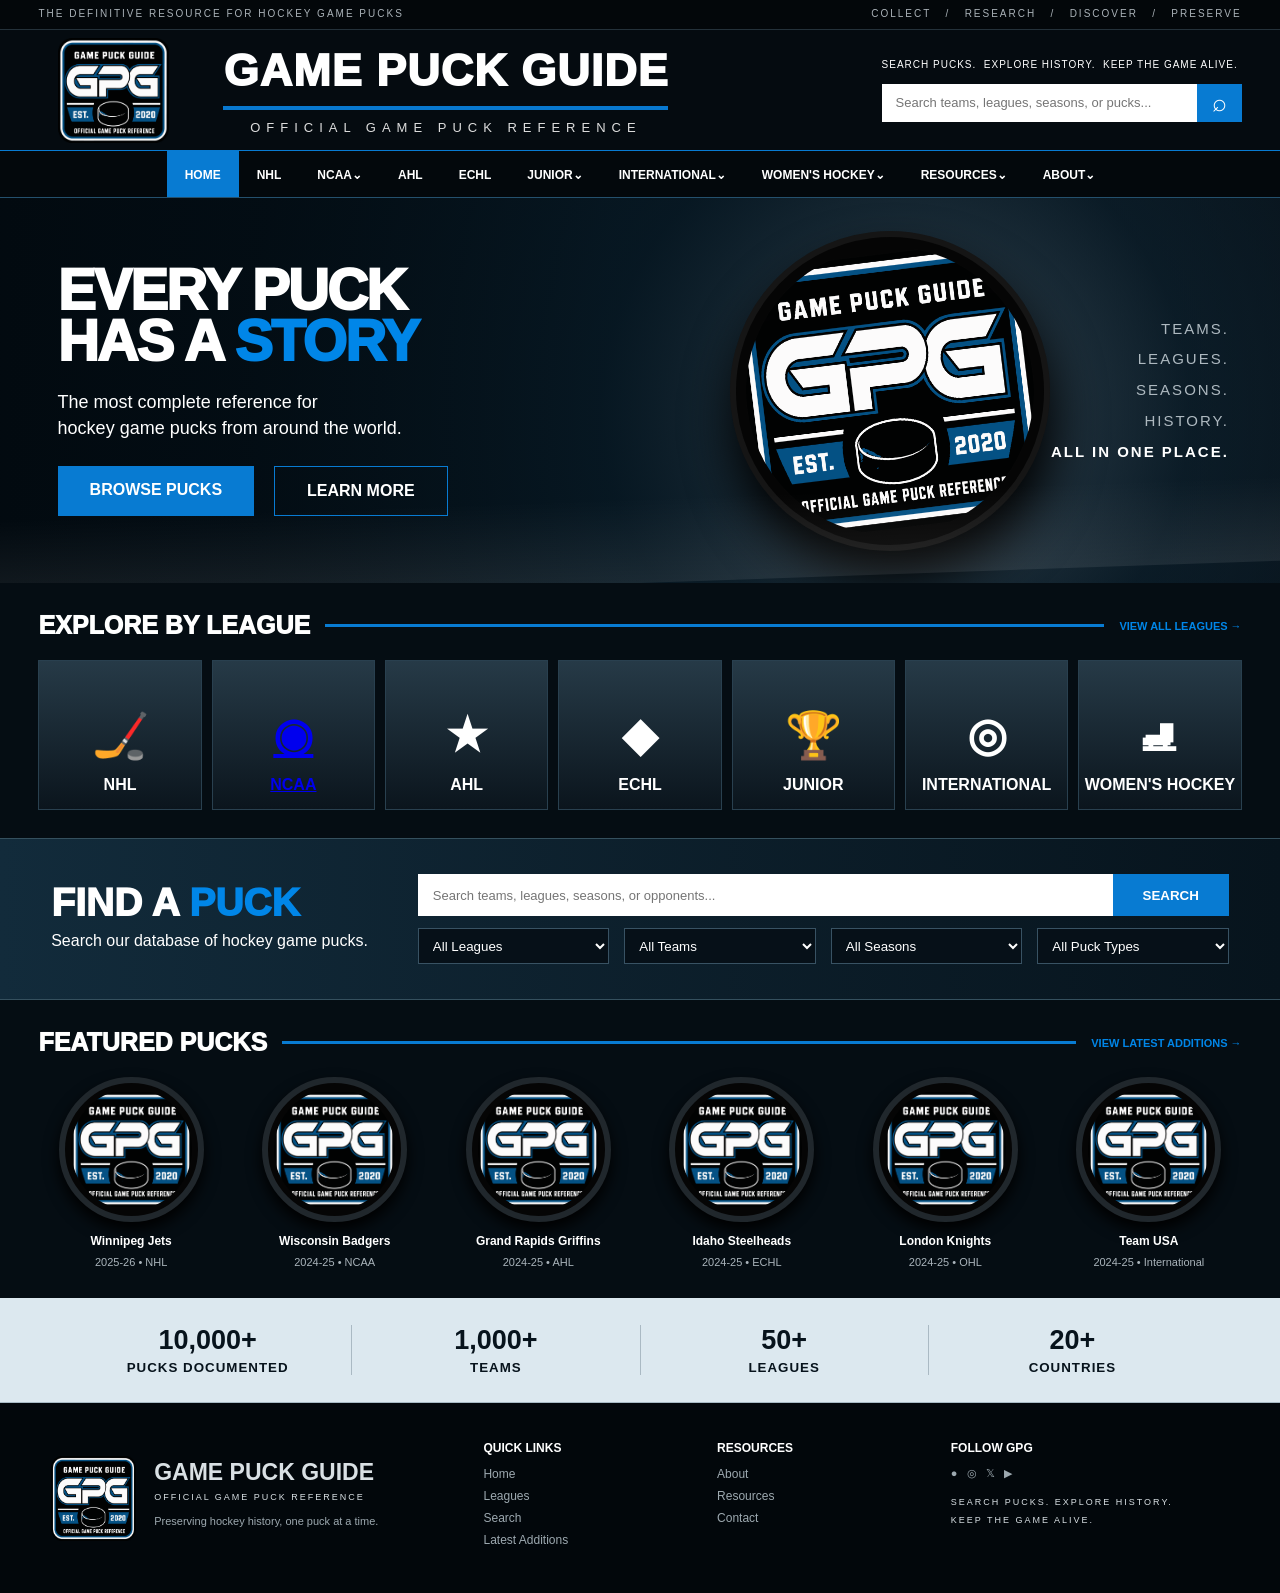
<file: index.html>
<!doctype html>
<html lang="en">
<head>
<meta charset="utf-8">
<meta name="viewport" content="width=device-width,initial-scale=1">
<title>Game Puck Guide | Official Game Puck Reference</title>
<meta name="description" content="Game Puck Guide — the official game puck reference for hockey pucks from around the world.">
<link rel="stylesheet" href="styles.css">
</head>
<body>
<div class="top">THE DEFINITIVE RESOURCE FOR HOCKEY GAME PUCKS <span>COLLECT&nbsp;&nbsp; / &nbsp;&nbsp;RESEARCH&nbsp;&nbsp; / &nbsp;&nbsp;DISCOVER&nbsp;&nbsp; / &nbsp;&nbsp;PRESERVE</span></div>

<header>
  <a class="logo" href="#"><img src="gpg-logo.png" alt="Game Puck Guide"></a>
  <div class="title-lockup"><h1>GAME PUCK GUIDE</h1><div>OFFICIAL GAME PUCK REFERENCE</div></div>
  <div class="header-search">
    <label>SEARCH PUCKS. &nbsp;EXPLORE HISTORY. &nbsp;KEEP THE GAME ALIVE.</label>
    <form id="topSearch"><input id="topInput" placeholder="Search teams, leagues, seasons, or pucks..."><button>⌕</button></form>
  </div>
</header>

<nav>
  <a class="active" href="#">HOME</a><a href="#leagues">NHL</a><a href="ncaa-womens-d3.html">NCAA⌄</a><a href="#leagues">AHL</a>
  <a href="#leagues">ECHL</a><a href="#leagues">JUNIOR⌄</a><a href="#leagues">INTERNATIONAL⌄</a>
  <a href="#leagues">WOMEN'S HOCKEY⌄</a><a href="#database">RESOURCES⌄</a><a href="#footer">ABOUT⌄</a>
</nav>

<section class="hero">
  <div class="hero-copy">
    <h2>EVERY PUCK<br>HAS A <em>STORY</em></h2>
    <p>The most complete reference for<br>hockey game pucks from around the world.</p>
    <div class="hero-buttons"><a href="#database">BROWSE PUCKS</a><a class="outline" href="#footer">LEARN MORE</a></div>
  </div>
  <div class="hero-puck"><img src="gpg-logo.png" alt=""></div>
  <div class="hero-list">TEAMS.<br>LEAGUES.<br>SEASONS.<br>HISTORY.<br><b>ALL IN ONE PLACE.</b></div>
</section>

<section class="dark section" id="leagues">
  <div class="section-head"><h2>EXPLORE BY LEAGUE</h2><i></i><a href="#leagues">VIEW ALL LEAGUES →</a></div>
  <div class="league-grid">
    <a><span>🏒</span>NHL</a><a href="ncaa-womens-d3.html"><span>◉</span>NCAA</a><a><span>★</span>AHL</a><a><span>◆</span>ECHL</a><a><span>🏆</span>JUNIOR</a><a><span>◎</span>INTERNATIONAL</a><a><span>⛸</span>WOMEN'S HOCKEY</a>
  </div>
</section>

<section class="find" id="database">
  <div class="find-copy"><h2>FIND A <em>PUCK</em></h2><p>Search our database of hockey game pucks.</p></div>
  <div class="filters">
    <form id="databaseSearch"><div class="search-row"><input id="dbInput" placeholder="Search teams, leagues, seasons, or opponents..."><button>SEARCH</button></div>
    <div class="selects"><select><option>All Leagues</option><option>NHL</option><option>NCAA</option><option>AHL</option><option>ECHL</option></select><select><option>All Teams</option></select><select><option>All Seasons</option></select><select><option>All Puck Types</option></select></div></form>
  </div>
</section>

<section class="dark section featured">
  <div class="section-head"><h2>FEATURED PUCKS</h2><i></i><a href="#database">VIEW LATEST ADDITIONS →</a></div>
  <div class="puck-grid" id="pucks"></div>
</section>

<section class="stats">
  <div><strong>10,000+</strong><small>PUCKS DOCUMENTED</small></div>
  <div><strong>1,000+</strong><small>TEAMS</small></div>
  <div><strong>50+</strong><small>LEAGUES</small></div>
  <div><strong>20+</strong><small>COUNTRIES</small></div>
</section>

<footer id="footer">
  <div class="footer-brand"><img src="gpg-logo.png"><div><h2>GAME PUCK GUIDE</h2><small>OFFICIAL GAME PUCK REFERENCE</small><p>Preserving hockey history, one puck at a time.</p></div></div>
  <div><h3>QUICK LINKS</h3><a>Home</a><a>Leagues</a><a>Search</a><a>Latest Additions</a></div>
  <div><h3>RESOURCES</h3><a>About</a><a>Resources</a><a>Contact</a></div>
  <div><h3>FOLLOW GPG</h3><p>● &nbsp; ◎ &nbsp; 𝕏 &nbsp; ▶</p><small>SEARCH PUCKS. EXPLORE HISTORY.<br>KEEP THE GAME ALIVE.</small></div>
</footer>
<script src="script.js"></script>
</body>
</html>
</file>
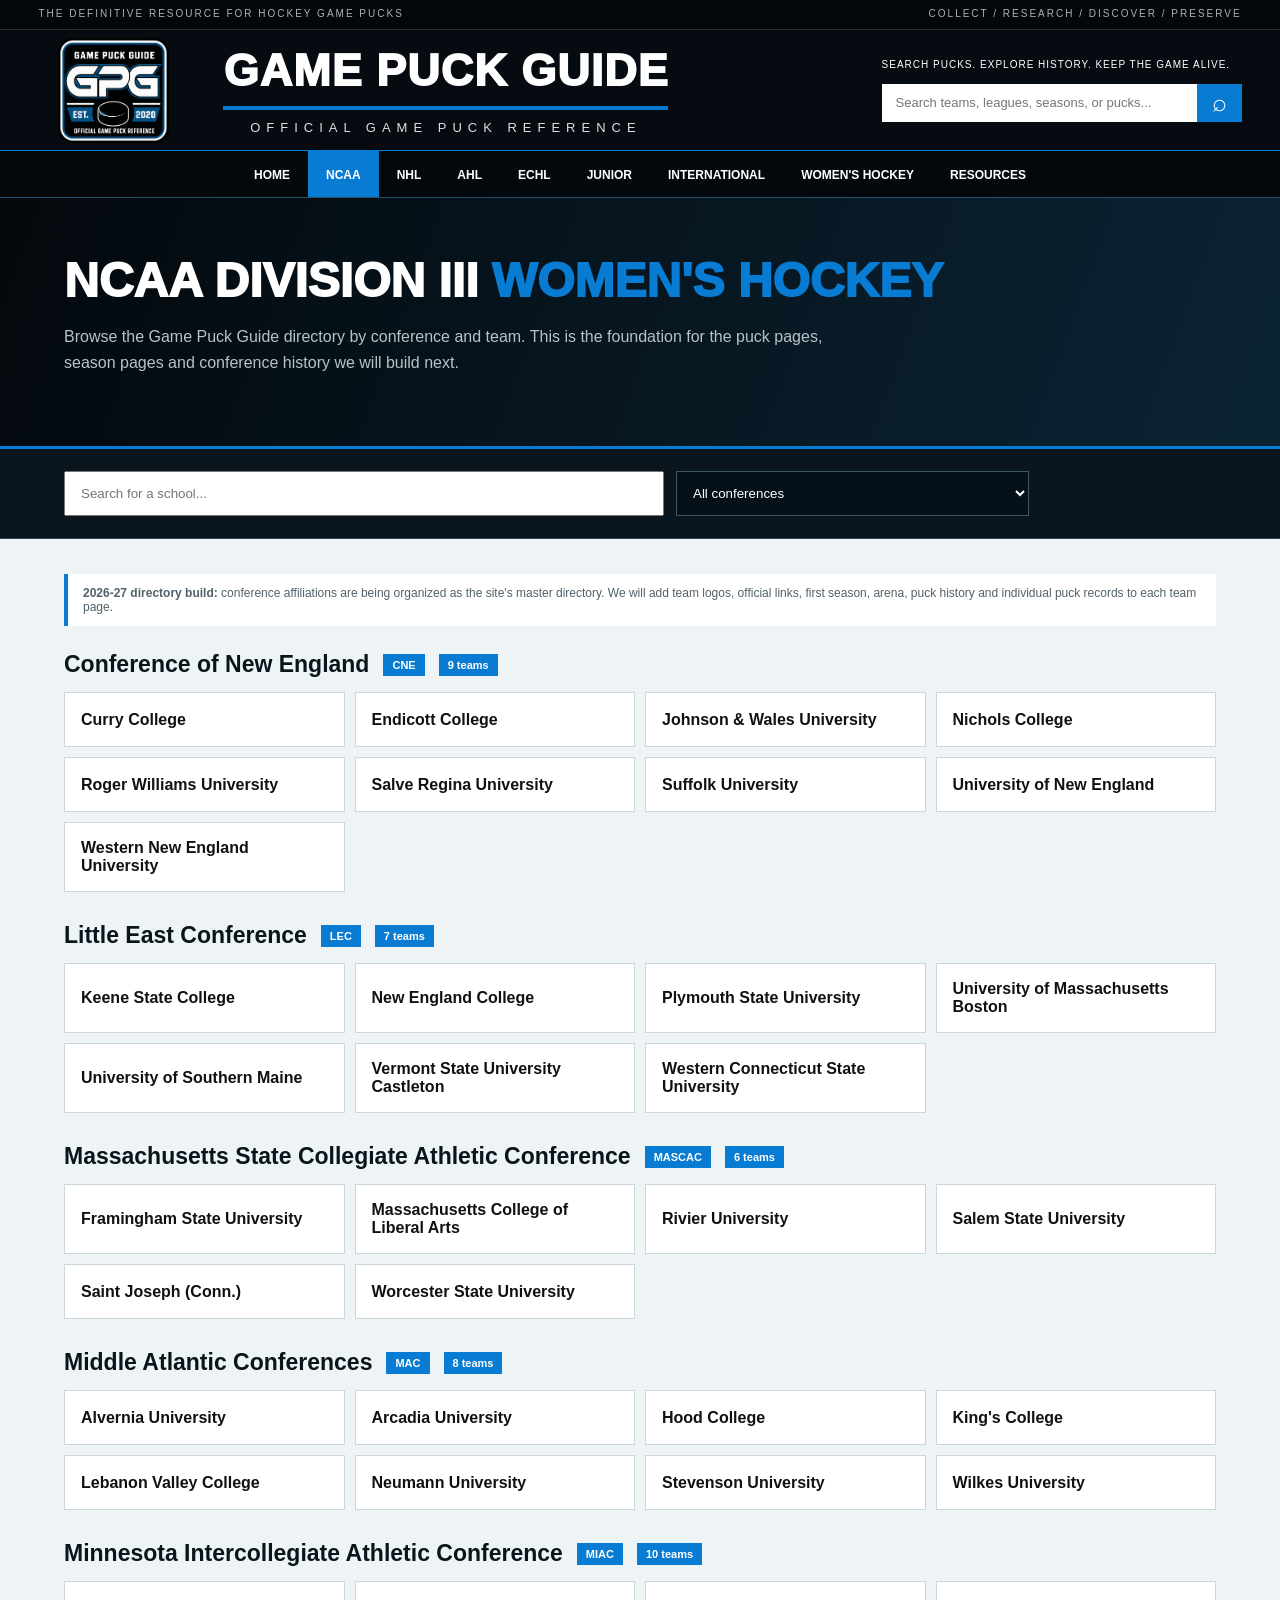
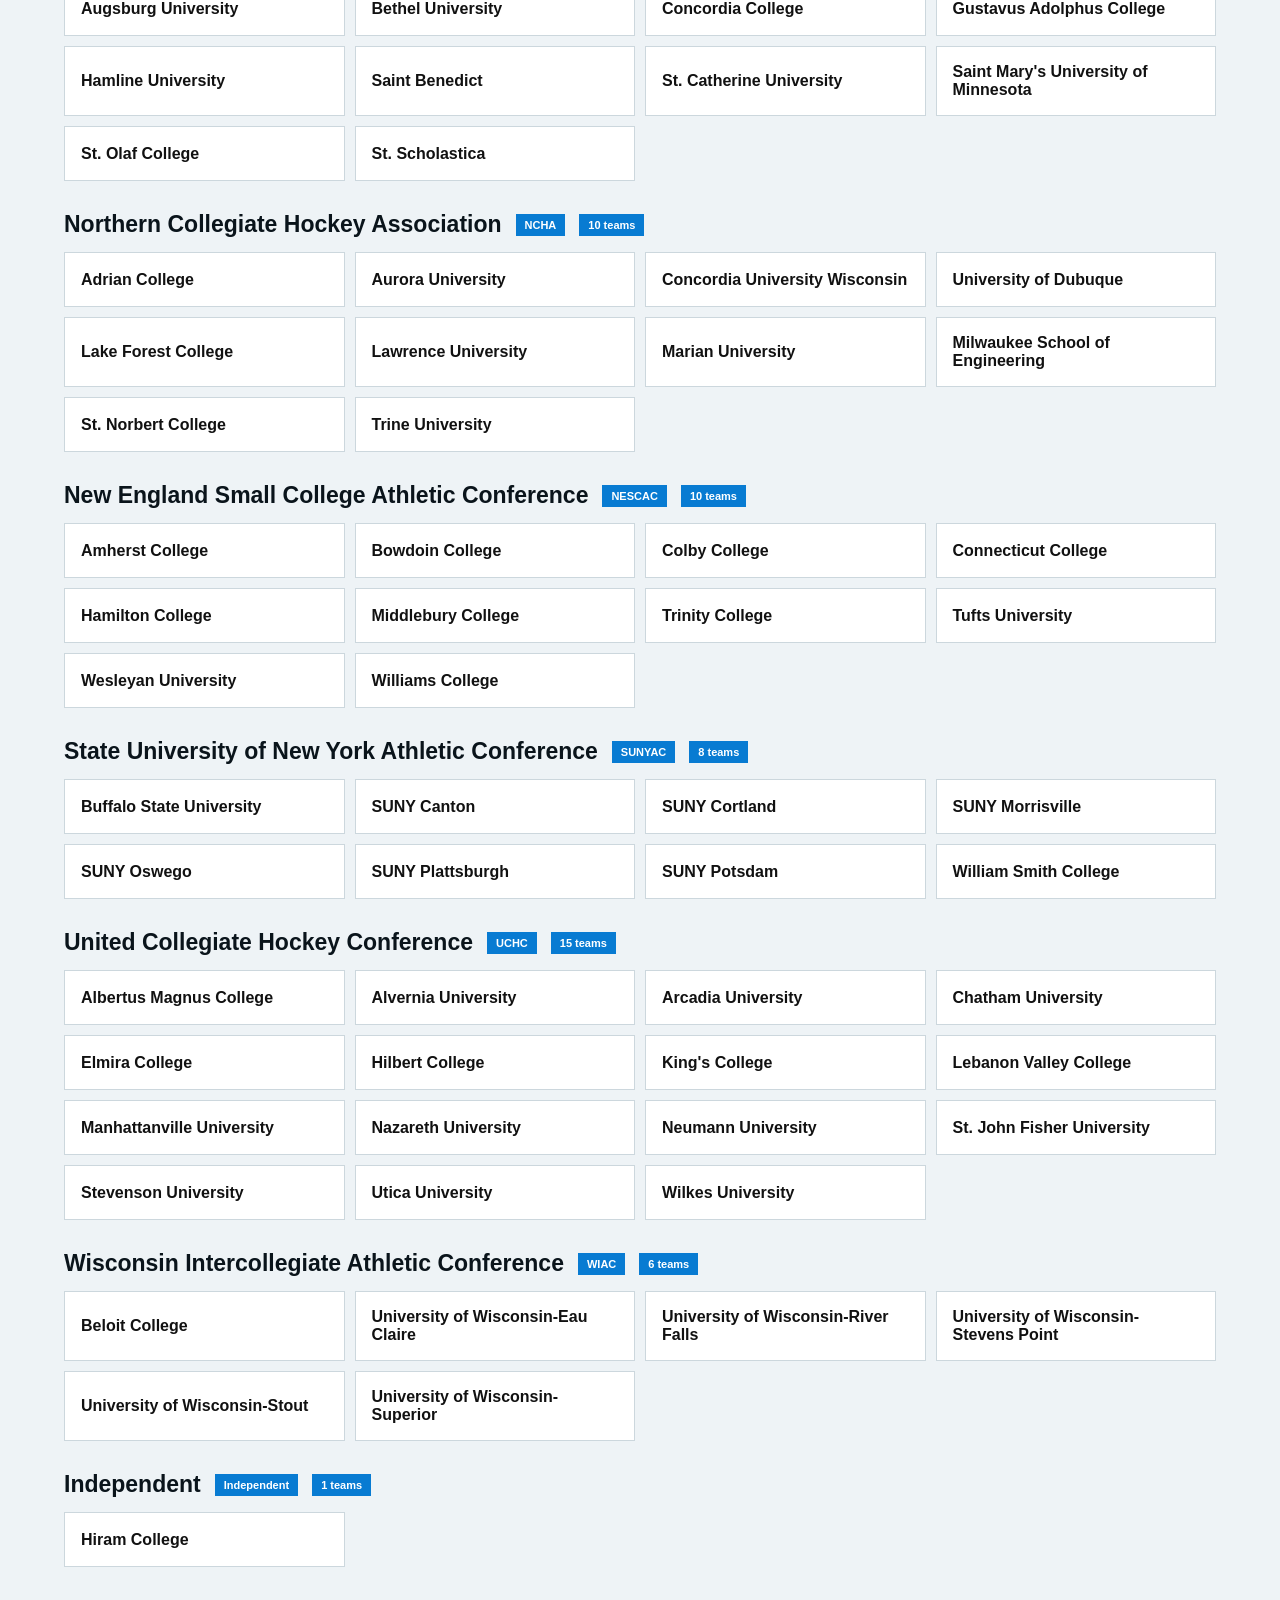
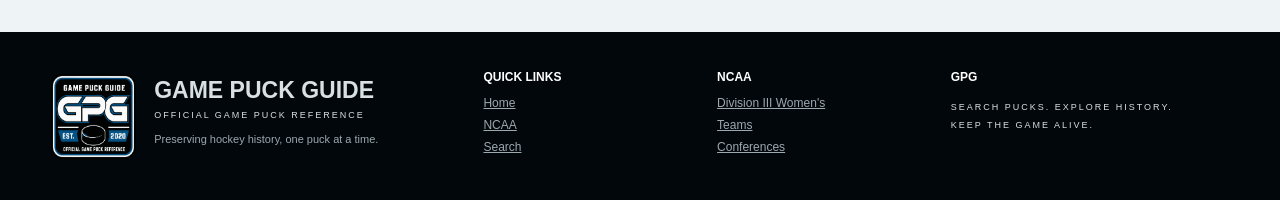
<file: ncaa-womens-d3.html>
<!doctype html>
<html lang="en"><head>
<meta charset="utf-8"><meta name="viewport" content="width=device-width,initial-scale=1">
<title>NCAA Division III Women's Hockey | Game Puck Guide</title>
<link rel="stylesheet" href="styles.css">
<style>
.directory-hero{background:linear-gradient(110deg,#03080c,#0b2434);padding:55px 5%;border-bottom:3px solid #087bd2}
.directory-hero h1{font-size:48px;margin:0 0 10px;font-weight:1000}.directory-hero h1 em{color:#087bd2;font-style:normal}.directory-hero p{color:#b7c2c9;max-width:780px;line-height:1.6}
.dir-tools{background:#0b151d;padding:22px 5%;display:flex;gap:12px;position:sticky;top:0;z-index:5;border-bottom:1px solid #294452}.dir-tools input{flex:1;max-width:600px;height:45px;padding:0 15px}.dir-tools select{height:45px;background:#061018;color:#fff;border:1px solid #3b5666;padding:0 12px}
.dir-main{padding:35px 5%;background:#eef3f6;color:#0a141b}.conf{margin-bottom:30px}.conf-head{display:flex;align-items:center;gap:14px;margin-bottom:14px}.conf-head h2{margin:0;font-size:23px}.badge{background:#087bd2;color:#fff;padding:5px 9px;font-size:11px;font-weight:900}.teams{display:grid;grid-template-columns:repeat(4,1fr);gap:10px}.team{background:#fff;border:1px solid #ccd7dd;padding:16px;text-decoration:none;color:#111;font-weight:800;min-height:55px;display:flex;align-items:center;transition:.15s}.team:hover{border-color:#087bd2;transform:translateY(-2px);box-shadow:0 5px 12px #ccd3d7}.note{font-size:12px;color:#52616a;margin:0 0 25px;padding:12px 15px;background:#fff;border-left:4px solid #087bd2}
@media(max-width:800px){.teams{grid-template-columns:repeat(2,1fr)}.directory-hero h1{font-size:37px}.dir-tools{display:block}.dir-tools input,.dir-tools select{width:100%;max-width:none;margin-bottom:8px}}
</style></head>
<body>
<div class="top">THE DEFINITIVE RESOURCE FOR HOCKEY GAME PUCKS <span>COLLECT / RESEARCH / DISCOVER / PRESERVE</span></div>
<header><a class="logo" href="index.html"><img src="gpg-logo.png" alt="Game Puck Guide"></a>
<div class="title-lockup"><h1>GAME PUCK GUIDE</h1><div>OFFICIAL GAME PUCK REFERENCE</div></div>
<div class="header-search"><label>SEARCH PUCKS. EXPLORE HISTORY. KEEP THE GAME ALIVE.</label><form><input placeholder="Search teams, leagues, seasons, or pucks..."><button>⌕</button></form></div></header>
<nav><a href="index.html">HOME</a><a class="active" href="#">NCAA</a><a href="#">NHL</a><a href="#">AHL</a><a href="#">ECHL</a><a href="#">JUNIOR</a><a href="#">INTERNATIONAL</a><a href="#">WOMEN'S HOCKEY</a><a href="#">RESOURCES</a></nav>
<section class="directory-hero"><h1>NCAA DIVISION III <em>WOMEN'S HOCKEY</em></h1><p>Browse the Game Puck Guide directory by conference and team. This is the foundation for the puck pages, season pages and conference history we will build next.</p></section>
<div class="dir-tools"><input id="teamSearch" placeholder="Search for a school..."><select id="confFilter"><option value="">All conferences</option></select></div>
<main class="dir-main"><p class="note"><strong>2026-27 directory build:</strong> conference affiliations are being organized as the site's master directory. We will add team logos, official links, first season, arena, puck history and individual puck records to each team page.</p><div id="directory"></div></main>
<footer id="footer"><div class="footer-brand"><img src="gpg-logo.png"><div><h2>GAME PUCK GUIDE</h2><small>OFFICIAL GAME PUCK REFERENCE</small><p>Preserving hockey history, one puck at a time.</p></div></div><div><h3>QUICK LINKS</h3><a href="index.html">Home</a><a href="#">NCAA</a><a href="#">Search</a></div><div><h3>NCAA</h3><a href="#">Division III Women's</a><a href="#">Teams</a><a href="#">Conferences</a></div><div><h3>GPG</h3><small>SEARCH PUCKS. EXPLORE HISTORY.<br>KEEP THE GAME ALIVE.</small></div></footer>
<script src="ncaa-womens-data.js"></script>
<script>
const root=document.getElementById('directory'), search=document.getElementById('teamSearch'), filter=document.getElementById('confFilter');
NCAA_WOMENS_D3.forEach(c=>{let o=document.createElement('option');o.value=c.abbr;o.textContent=c.name;filter.appendChild(o)});
function render(){const q=search.value.toLowerCase(), f=filter.value;root.innerHTML=NCAA_WOMENS_D3.filter(c=>!f||c.abbr===f).map(c=>{
 const teams=c.teams.filter(t=>t.toLowerCase().includes(q)); if(!teams.length)return '';
 return `<section class="conf"><div class="conf-head"><h2>${c.name}</h2><span class="badge">${c.abbr}</span><span class="badge">${teams.length} teams</span></div><div class="teams">${teams.map(t=>`<a class="team" href="#">${t}</a>`).join('')}</div></section>`;
}).join('')||'<p>No teams matched your search.</p>'}
search.addEventListener('input',render);filter.addEventListener('change',render);render();
</script></body></html>
</file>
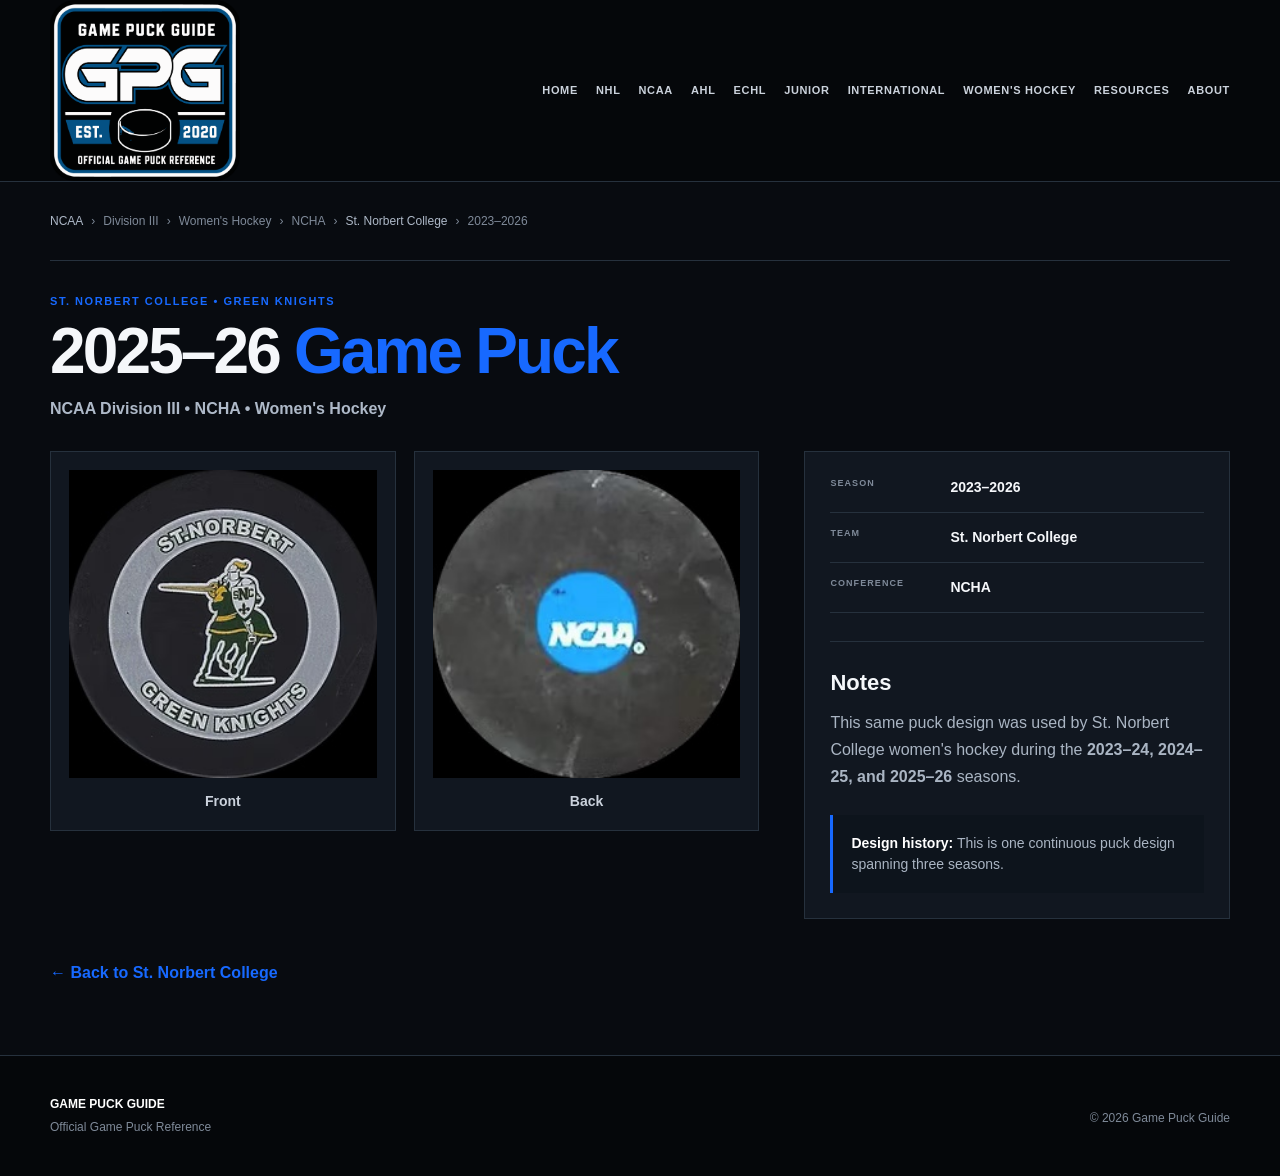
<file: st-norbert-2025-26.html>
<!DOCTYPE html>
<html lang="en">
<head>
<meta charset="UTF-8">
<meta name="viewport" content="width=device-width, initial-scale=1.0">
<title>St. Norbert College — 2025–26 Puck | Game Puck Guide</title>
<style>
*{box-sizing:border-box}html,body{margin:0;padding:0}body{background:#080b10;color:#f5f7fa;font-family:Arial,Helvetica,sans-serif;line-height:1.5}a{color:inherit;text-decoration:none}
.site-header{background:#05070a;border-bottom:1px solid #26313d}.header-inner,.page,.footer-inner{width:min(1180px,calc(100% - 36px));margin:0 auto}.header-inner{min-height:92px;display:flex;align-items:center;gap:30px}.brand img{display:block;width:190px;height:auto}.main-nav{margin-left:auto;display:flex;flex-wrap:wrap;justify-content:flex-end;gap:18px}.main-nav a{font-size:11px;font-weight:800;letter-spacing:.06em;color:#cbd2dc;white-space:nowrap}.main-nav a:hover{color:#1769ff}
.page{padding:30px 0 70px}.breadcrumbs{display:flex;flex-wrap:wrap;gap:8px;color:#7f8a99;font-size:12px;margin-bottom:30px}.breadcrumbs a{color:#aeb9c8}.breadcrumbs a:hover{color:#1769ff}
.puck-header{border-top:1px solid #26313d;padding-top:32px;margin-bottom:30px}.eyebrow{color:#1769ff;font-size:11px;font-weight:900;letter-spacing:.14em;margin-bottom:10px}.puck-header h1{font-size:clamp(40px,6vw,64px);line-height:1;margin:0;letter-spacing:-.045em}.puck-header h1 span{color:#1769ff}.meta{margin:14px 0 0;color:#aeb9c8;font-weight:700}
.content{display:grid;grid-template-columns:1.25fr .75fr;gap:45px;align-items:start}.images{display:grid;grid-template-columns:1fr 1fr;gap:18px}.image-card{background:#111720;border:1px solid #26313d;padding:18px}.image-card img{display:block;width:100%;height:auto;aspect-ratio:1/1;object-fit:contain;background:#000}.image-card h3{margin:13px 0 0;font-size:14px;color:#cbd2dc;text-align:center}
.info{background:#111720;border:1px solid #26313d;padding:25px}.info-row{display:grid;grid-template-columns:105px 1fr;gap:15px;padding:14px 0;border-bottom:1px solid #26313d}.info-row:first-child{padding-top:0}.info-row:last-child{border-bottom:0}.info-row small{color:#7f8a99;font-size:9px;font-weight:900;letter-spacing:.12em}.info-row strong{font-size:14px}.notes{margin-top:28px;border-top:1px solid #26313d;padding-top:24px}.notes h2{margin:0 0 10px;font-size:22px}.notes p{margin:0;color:#aab5c3;line-height:1.7}
.season-note{margin-top:24px;padding:18px;background:#0d141c;border-left:3px solid #1769ff;color:#aab5c3;font-size:14px}.season-note strong{color:#fff}
.back-link{margin-top:42px;color:#1769ff;font-weight:800}
.site-footer{border-top:1px solid #26313d;background:#05070a}.footer-inner{min-height:120px;display:flex;justify-content:space-between;align-items:center;gap:20px;color:#7f8a99;font-size:12px}.footer-inner strong{color:#fff}.footer-inner p{margin:5px 0 0}
@media(max-width:850px){.header-inner{align-items:flex-start;flex-direction:column;padding:20px 0}.main-nav{margin-left:0;justify-content:flex-start}.content{grid-template-columns:1fr}.info{order:-1}}
@media(max-width:600px){.images{grid-template-columns:1fr}.footer-inner{flex-direction:column;align-items:flex-start;padding:24px 0}}
</style>
</head>
<body>
<header class="site-header"><div class="header-inner">
<a class="brand" href="index.html"><img src="gpg-logo.png" alt="Game Puck Guide"></a>
<nav class="main-nav">
<a href="index.html">HOME</a><a href="#">NHL</a><a href="ncaa-womens-d3.html">NCAA</a><a href="#">AHL</a><a href="#">ECHL</a><a href="#">JUNIOR</a><a href="#">INTERNATIONAL</a><a href="#">WOMEN'S HOCKEY</a><a href="#">RESOURCES</a><a href="#">ABOUT</a>
</nav></div></header>
<main class="page">
<div class="breadcrumbs"><a href="ncaa-womens-d3.html">NCAA</a><span>›</span><span>Division III</span><span>›</span><span>Women's Hockey</span><span>›</span><span>NCHA</span><span>›</span><a href="st-norbert.html">St. Norbert College</a><span>›</span><span>2023–2026</span></div>
<section class="puck-header"><div class="eyebrow">ST. NORBERT COLLEGE • GREEN KNIGHTS</div><h1>2025–26 <span>Game Puck</span></h1><p class="meta">NCAA Division III • NCHA • Women's Hockey</p></section>
<section class="content">
<div class="images">
<div class="image-card"><img src="st-norbert-puck-front.jpg" alt="St. Norbert College women's hockey game puck front"><h3>Front</h3></div>
<div class="image-card"><img src="st-norbert-puck-back.jpg" alt="St. Norbert College women's hockey game puck back"><h3>Back</h3></div>
</div>
<aside class="info">
<div class="info-row"><small>SEASON</small><strong>2023–2026</strong></div>
<div class="info-row"><small>TEAM</small><strong>St. Norbert College</strong></div>
<div class="info-row"><small>CONFERENCE</small><strong>NCHA</strong></div>
<div class="notes"><h2>Notes</h2><p>This same puck design was used by St. Norbert College women's hockey during the <strong>2023–24, 2024–25, and 2025–26</strong> seasons.</p></div>
<div class="season-note"><strong>Design history:</strong> This is one continuous puck design spanning three seasons.</div>
</aside>
</section>
<div class="back-link"><a href="st-norbert.html">← Back to St. Norbert College</a></div>
</main>
<footer class="site-footer"><div class="footer-inner"><div><strong>GAME PUCK GUIDE</strong><p>Official Game Puck Reference</p></div><p>© 2026 Game Puck Guide</p></div></footer>
</body>
</html>
</file>
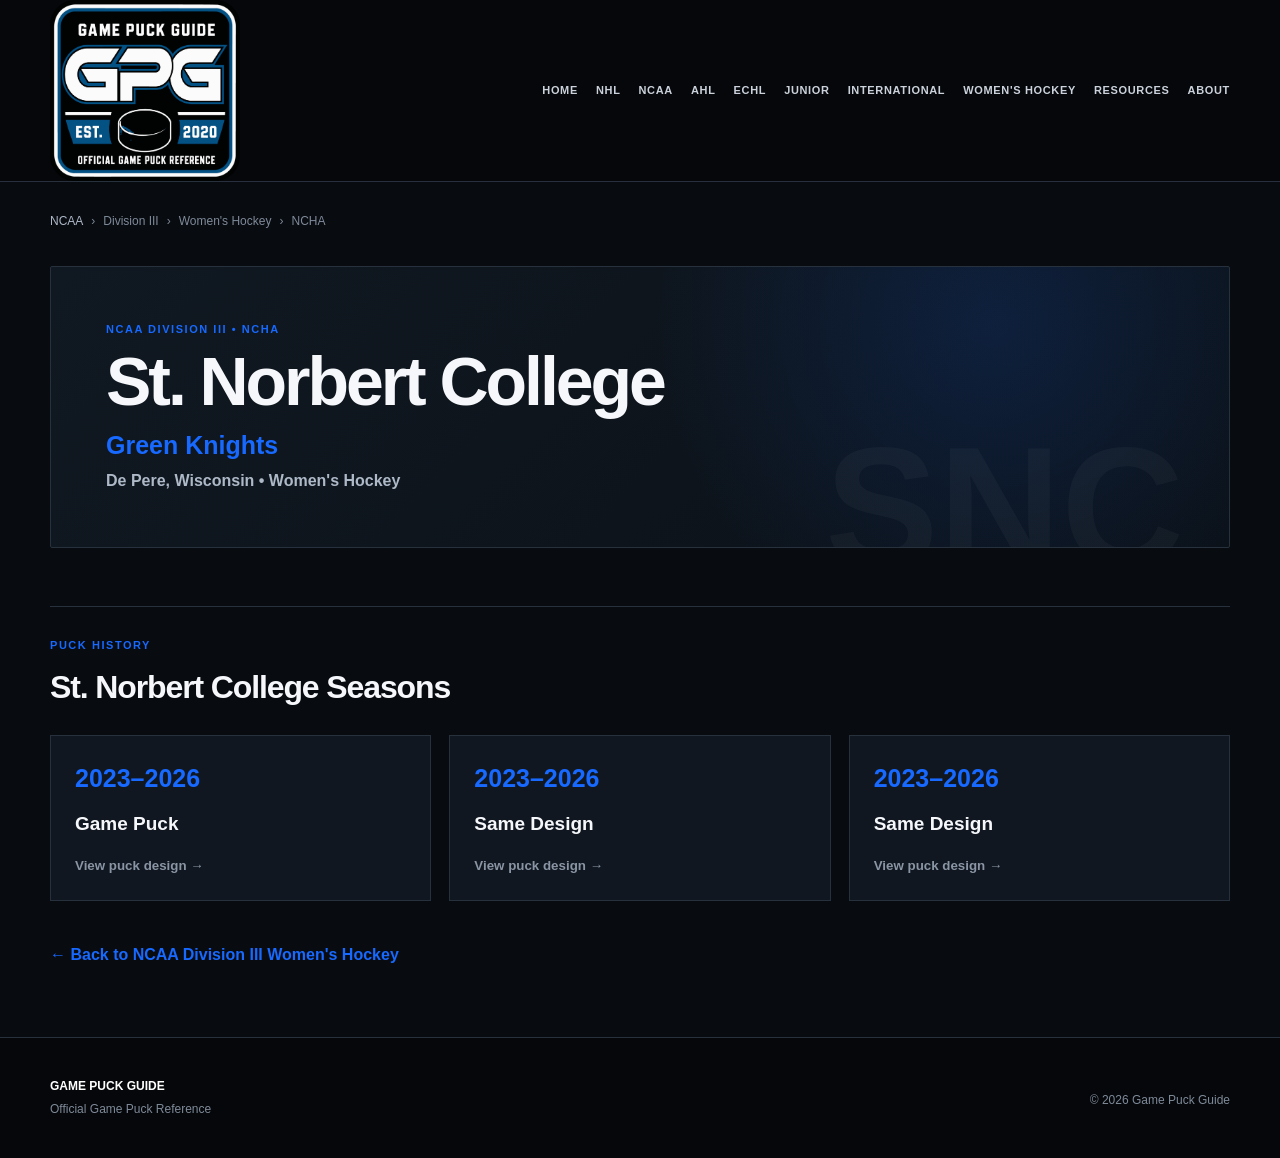
<file: st-norbert.html>
<!DOCTYPE html>
<html lang="en">
<head>
  <meta charset="UTF-8">
  <meta name="viewport" content="width=device-width, initial-scale=1.0">
  <title>St. Norbert College | Game Puck Guide</title>
  <style>
    * { box-sizing: border-box; }
    html, body { margin: 0; padding: 0; }
    body {
      background: #080b10;
      color: #f5f7fa;
      font-family: Arial, Helvetica, sans-serif;
      line-height: 1.5;
    }
    a { color: inherit; text-decoration: none; }

    .site-header {
      background: #05070a;
      border-bottom: 1px solid #26313d;
    }
    .header-inner {
      width: min(1180px, calc(100% - 36px));
      min-height: 92px;
      margin: 0 auto;
      display: flex;
      align-items: center;
      gap: 30px;
    }
    .brand { display: block; flex: 0 0 auto; }
    .brand img {
      display: block;
      width: 190px;
      height: auto;
      max-width: 190px;
    }
    .main-nav {
      margin-left: auto;
      display: flex;
      align-items: center;
      justify-content: flex-end;
      flex-wrap: wrap;
      gap: 18px;
    }
    .main-nav a {
      color: #cbd2dc;
      font-size: 11px;
      font-weight: 800;
      letter-spacing: .06em;
      white-space: nowrap;
    }
    .main-nav a:hover { color: #1769ff; }

    .page {
      width: min(1180px, calc(100% - 36px));
      margin: 0 auto;
      padding: 30px 0 70px;
    }
    .breadcrumbs {
      display: flex;
      flex-wrap: wrap;
      gap: 8px;
      color: #7f8a99;
      font-size: 12px;
      margin-bottom: 36px;
    }
    .breadcrumbs a { color: #aeb9c8; }
    .breadcrumbs a:hover { color: #1769ff; }

    .team-hero {
      padding: 54px 55px;
      border: 1px solid #26313d;
      border-radius: 2px;
      background:
        radial-gradient(circle at 80% 20%, rgba(23,105,255,.15), transparent 35%),
        linear-gradient(135deg, #101821, #0b1118);
      position: relative;
      overflow: hidden;
    }
    .team-hero::after {
      content: "SNC";
      position: absolute;
      right: 45px;
      bottom: -45px;
      font-size: 170px;
      font-weight: 900;
      line-height: 1;
      color: rgba(255,255,255,.035);
      pointer-events: none;
    }
    .eyebrow {
      color: #1769ff;
      font-size: 11px;
      font-weight: 900;
      letter-spacing: .14em;
      margin-bottom: 10px;
    }
    h1 {
      position: relative;
      z-index: 1;
      margin: 0;
      font-size: clamp(40px, 6vw, 68px);
      line-height: 1;
      letter-spacing: -.045em;
    }
    .team-nickname {
      position: relative;
      z-index: 1;
      color: #1769ff;
      font-size: 25px;
      font-weight: 800;
      margin: 12px 0 4px;
    }
    .team-meta {
      position: relative;
      z-index: 1;
      color: #aeb9c8;
      font-weight: 700;
      margin: 0;
    }

    .season-section { margin-top: 58px; }
    .section-heading {
      border-top: 1px solid #26313d;
      padding-top: 30px;
      margin-bottom: 24px;
    }
    .section-heading h2 {
      margin: 0;
      font-size: 32px;
      letter-spacing: -.035em;
    }
    .season-grid {
      display: grid;
      grid-template-columns: repeat(3, 1fr);
      gap: 18px;
    }
    .season-card {
      min-height: 155px;
      padding: 24px;
      display: flex;
      flex-direction: column;
      justify-content: space-between;
      background: #111720;
      border: 1px solid #26313d;
      transition: transform .15s ease, border-color .15s ease;
    }
    .season-card:hover {
      transform: translateY(-3px);
      border-color: #1769ff;
    }
    .season-card span {
      color: #1769ff;
      font-size: 25px;
      font-weight: 900;
    }
    .season-card strong {
      font-size: 19px;
      margin-top: 12px;
    }
    .season-card small {
      color: #8995a4;
      margin-top: 18px;
      font-weight: 700;
    }

    .back-link {
      margin-top: 42px;
      color: #1769ff;
      font-weight: 800;
    }

    .site-footer {
      border-top: 1px solid #26313d;
      background: #05070a;
    }
    .footer-inner {
      width: min(1180px, calc(100% - 36px));
      min-height: 120px;
      margin: 0 auto;
      display: flex;
      justify-content: space-between;
      align-items: center;
      gap: 20px;
      color: #7f8a99;
      font-size: 12px;
    }
    .footer-inner strong { color: #fff; }
    .footer-inner p { margin: 5px 0 0; }

    @media (max-width: 900px) {
      .header-inner {
        flex-direction: column;
        align-items: flex-start;
        padding: 20px 0;
      }
      .main-nav {
        margin-left: 0;
        justify-content: flex-start;
      }
      .season-grid { grid-template-columns: 1fr 1fr; }
    }
    @media (max-width: 600px) {
      .team-hero { padding: 36px 25px; }
      .team-hero::after { font-size: 100px; right: 15px; }
      .season-grid { grid-template-columns: 1fr; }
      .footer-inner {
        flex-direction: column;
        align-items: flex-start;
        padding: 24px 0;
      }
    }
  </style>
</head>
<body>
  <header class="site-header">
    <div class="header-inner">
      <a class="brand" href="index.html">
        <img src="gpg-logo.png" alt="Game Puck Guide">
      </a>
      <nav class="main-nav">
        <a href="index.html">HOME</a>
        <a href="#">NHL</a>
        <a href="ncaa-womens-d3.html">NCAA</a>
        <a href="#">AHL</a>
        <a href="#">ECHL</a>
        <a href="#">JUNIOR</a>
        <a href="#">INTERNATIONAL</a>
        <a href="#">WOMEN'S HOCKEY</a>
        <a href="#">RESOURCES</a>
        <a href="#">ABOUT</a>
      </nav>
    </div>
  </header>

  <main class="page">
    <div class="breadcrumbs">
      <a href="ncaa-womens-d3.html">NCAA</a><span>›</span>
      <span>Division III</span><span>›</span>
      <span>Women's Hockey</span><span>›</span>
      <span>NCHA</span>
    </div>

    <section class="team-hero">
      <div class="eyebrow">NCAA DIVISION III • NCHA</div>
      <h1>St. Norbert College</h1>
      <p class="team-nickname">Green Knights</p>
      <p class="team-meta">De Pere, Wisconsin • Women's Hockey</p>
    </section>

    <section class="season-section">
      <div class="section-heading">
        <div class="eyebrow">PUCK HISTORY</div>
        <h2>St. Norbert College Seasons</h2>
      </div>

      <div class="season-grid">
        <a class="season-card" href="st-norbert-2025-26.html">
          <span>2023–2026</span>
          <strong>Game Puck</strong>
          <small>View puck design →</small>
        </a>
        <a class="season-card" href="st-norbert-2025-26.html">
          <span>2023–2026</span>
          <strong>Same Design</strong>
          <small>View puck design →</small>
        </a>
        <a class="season-card" href="st-norbert-2025-26.html">
          <span>2023–2026</span>
          <strong>Same Design</strong>
          <small>View puck design →</small>
        </a>
      </div>
    </section>

    <div class="back-link">
      <a href="ncaa-womens-d3.html">← Back to NCAA Division III Women's Hockey</a>
    </div>
  </main>

  <footer class="site-footer">
    <div class="footer-inner">
      <div>
        <strong>GAME PUCK GUIDE</strong>
        <p>Official Game Puck Reference</p>
      </div>
      <p>© 2026 Game Puck Guide</p>
    </div>
  </footer>
</body>
</html>
</file>
<file: styles.css>
*{box-sizing:border-box}html{scroll-behavior:smooth}body{margin:0;background:#061018;color:#fff;font-family:Arial,Helvetica,sans-serif}.top{height:30px;background:#03070a;border-bottom:1px solid #24313a;color:#aab2b8;padding:8px 3%;font-size:10px;letter-spacing:2px}.top span{float:right}header{height:120px;background:#050b10;display:flex;align-items:center;padding:12px 3%;gap:35px}.logo{width:150px;height:105px;display:block}.logo img{width:100%;height:100%;object-fit:contain}.title-lockup{min-width:410px}.title-lockup h1{font-size:45px;letter-spacing:1px;margin:0;border-bottom:4px solid #0878cf;padding-bottom:9px;font-weight:1000}.title-lockup div{letter-spacing:6px;text-align:center;margin-top:10px;font-size:13px;color:#ddd}.header-search{margin-left:auto;width:360px}.header-search label{font-size:10px;letter-spacing:1px;display:block;margin-bottom:14px}.header-search form{display:flex}.header-search input{height:38px;flex:1;border:0;padding:0 14px;font-size:13px}.header-search button{width:45px;background:#087bd2;color:#fff;border:0;font-size:25px}nav{height:48px;background:#03080c;border-top:1px solid #087bd2;border-bottom:1px solid #24506d;display:flex;justify-content:center}nav a{color:#fff;text-decoration:none;font-weight:900;font-size:12px;padding:17px 18px;white-space:nowrap}nav a.active{background:#087bd2}.hero{height:385px;position:relative;overflow:hidden;display:flex;align-items:center;padding:40px 4.5%;background:linear-gradient(90deg,rgba(2,10,16,.96) 0%,rgba(4,19,29,.76) 48%,rgba(7,18,27,.45) 100%),radial-gradient(circle at 70% 55%,#7891a1,#102532 32%,#04090d 72%)}.hero:after{content:"";position:absolute;inset:auto 0 0;height:85px;background:linear-gradient(transparent,rgba(255,255,255,.08));transform:skewY(-2deg)}.hero-copy{z-index:2}.hero h2{font-size:57px;line-height:.9;margin:0 0 22px;font-weight:1000;letter-spacing:-2px}.hero h2 em,.find h2 em{color:#0086e8;font-style:normal}.hero p{font-size:18px;line-height:1.45;margin-bottom:25px}.hero-buttons{display:flex;gap:20px}.hero-buttons a{background:#087bd2;padding:15px 32px;color:#fff;text-decoration:none;font-weight:900}.hero-buttons .outline{background:transparent;border:1px solid #087bd2}.hero-puck{position:absolute;right:18%;width:320px;height:320px;border-radius:50%;background:#050505;box-shadow:0 30px 50px #000;transform:rotate(-7deg);padding:10px;border:6px solid #151515}.hero-puck img{width:100%;height:100%;object-fit:contain;border-radius:50%}.hero-list{position:absolute;right:4%;text-align:right;font-size:15px;line-height:2.05;color:#aeb9c0;letter-spacing:2px}.hero-list b{color:#fff}.dark{background:#050d13}.section{padding:28px 3%}.section-head{display:flex;align-items:center;gap:15px;margin-bottom:20px}.section-head h2{font-size:25px;margin:0;font-weight:1000}.section-head i{height:3px;background:#087bd2;flex:1}.section-head a{color:#0086e8;font-size:11px;font-weight:900;text-decoration:none}.league-grid{display:grid;grid-template-columns:repeat(7,1fr);gap:10px}.league-grid a{height:150px;border:1px solid #29404f;background:linear-gradient(#263a47,#0b151d);display:flex;flex-direction:column;align-items:center;justify-content:flex-end;padding:15px 5px;font-weight:900}.league-grid span{font-size:46px;line-height:1;margin-bottom:18px}.find{background:linear-gradient(90deg,#122b3b,#07141d);padding:35px 4%;display:flex;align-items:center;gap:50px;border-top:1px solid #35505e;border-bottom:1px solid #35505e}.find-copy{min-width:270px}.find h2{font-size:39px;margin:0;font-weight:1000}.find p{margin:7px 0}.filters{flex:1}.search-row{display:flex}.search-row input{height:42px;flex:1;border:0;padding:0 15px;font-size:13px}.search-row button{background:#087bd2;border:0;color:#fff;font-weight:900;padding:0 30px}.selects{display:grid;grid-template-columns:repeat(4,1fr);gap:15px;margin-top:12px}.selects select{height:36px;background:#061018;color:#fff;border:1px solid #385263;padding:0 10px}.puck-grid{display:grid;grid-template-columns:repeat(6,1fr);gap:18px}.puck-card{text-align:center}.puck-img{width:145px;height:145px;margin:0 auto 12px;border-radius:50%;background:#050505;border:6px solid #20272c;box-shadow:0 8px 15px #000;padding:6px}.puck-img img{width:100%;height:100%;border-radius:50%;object-fit:contain}.puck-card b{display:block;font-size:12px;margin-bottom:4px}.puck-card small{color:#aab4bb;font-size:11px}.stats{display:flex;justify-content:space-around;text-align:center;background:#dce8ef;color:#07131c;padding:27px 5%;border-bottom:1px solid #a8bac5}.stats div{flex:1;border-right:1px solid #aab9c3}.stats div:last-child{border:0}.stats strong,.stats small{display:block}.stats strong{font-size:27px}.stats small{font-weight:900;letter-spacing:1px;margin-top:4px}footer{display:grid;grid-template-columns:2fr 1fr 1fr 1.4fr;gap:35px;padding:38px 4%;background:#02070b;color:#d9e0e4}footer h2{margin:0;font-size:23px}.footer-brand{display:flex;gap:18px;align-items:center}.footer-brand img{width:85px;height:85px}.footer-brand small,footer small{font-size:9px;letter-spacing:2px}footer h3{font-size:12px;margin-top:0;color:#fff}footer a{display:block;color:#9da9b0;margin:8px 0;font-size:12px}footer p{font-size:11px;color:#9da9b0}@media(max-width:1050px){header{gap:15px}.title-lockup{min-width:300px}.title-lockup h1{font-size:32px}.header-search{width:290px}.hero-puck{right:12%;width:260px;height:260px}.hero-list{display:none}.league-grid{grid-template-columns:repeat(4,1fr)}.puck-grid{grid-template-columns:repeat(3,1fr)}}@media(max-width:700px){.top span{display:none}header{height:95px}.logo{width:105px;height:80px}.title-lockup{min-width:0}.title-lockup h1{font-size:24px}.title-lockup div,.header-search{display:none}nav{overflow-x:auto;justify-content:flex-start}.hero{height:430px;padding:30px 7%}.hero h2{font-size:43px}.hero-puck{opacity:.38;right:-70px;width:300px;height:300px}.league-grid{grid-template-columns:repeat(2,1fr)}.find{display:block}.filters{margin-top:20px}.selects{grid-template-columns:repeat(2,1fr)}.puck-grid{grid-template-columns:repeat(2,1fr)}.puck-img{width:125px;height:125px}.stats{display:grid;grid-template-columns:repeat(2,1fr);gap:15px}.stats div{border:0}footer{grid-template-columns:1fr 1fr}.footer-brand{grid-column:1/-1}}
</file>
